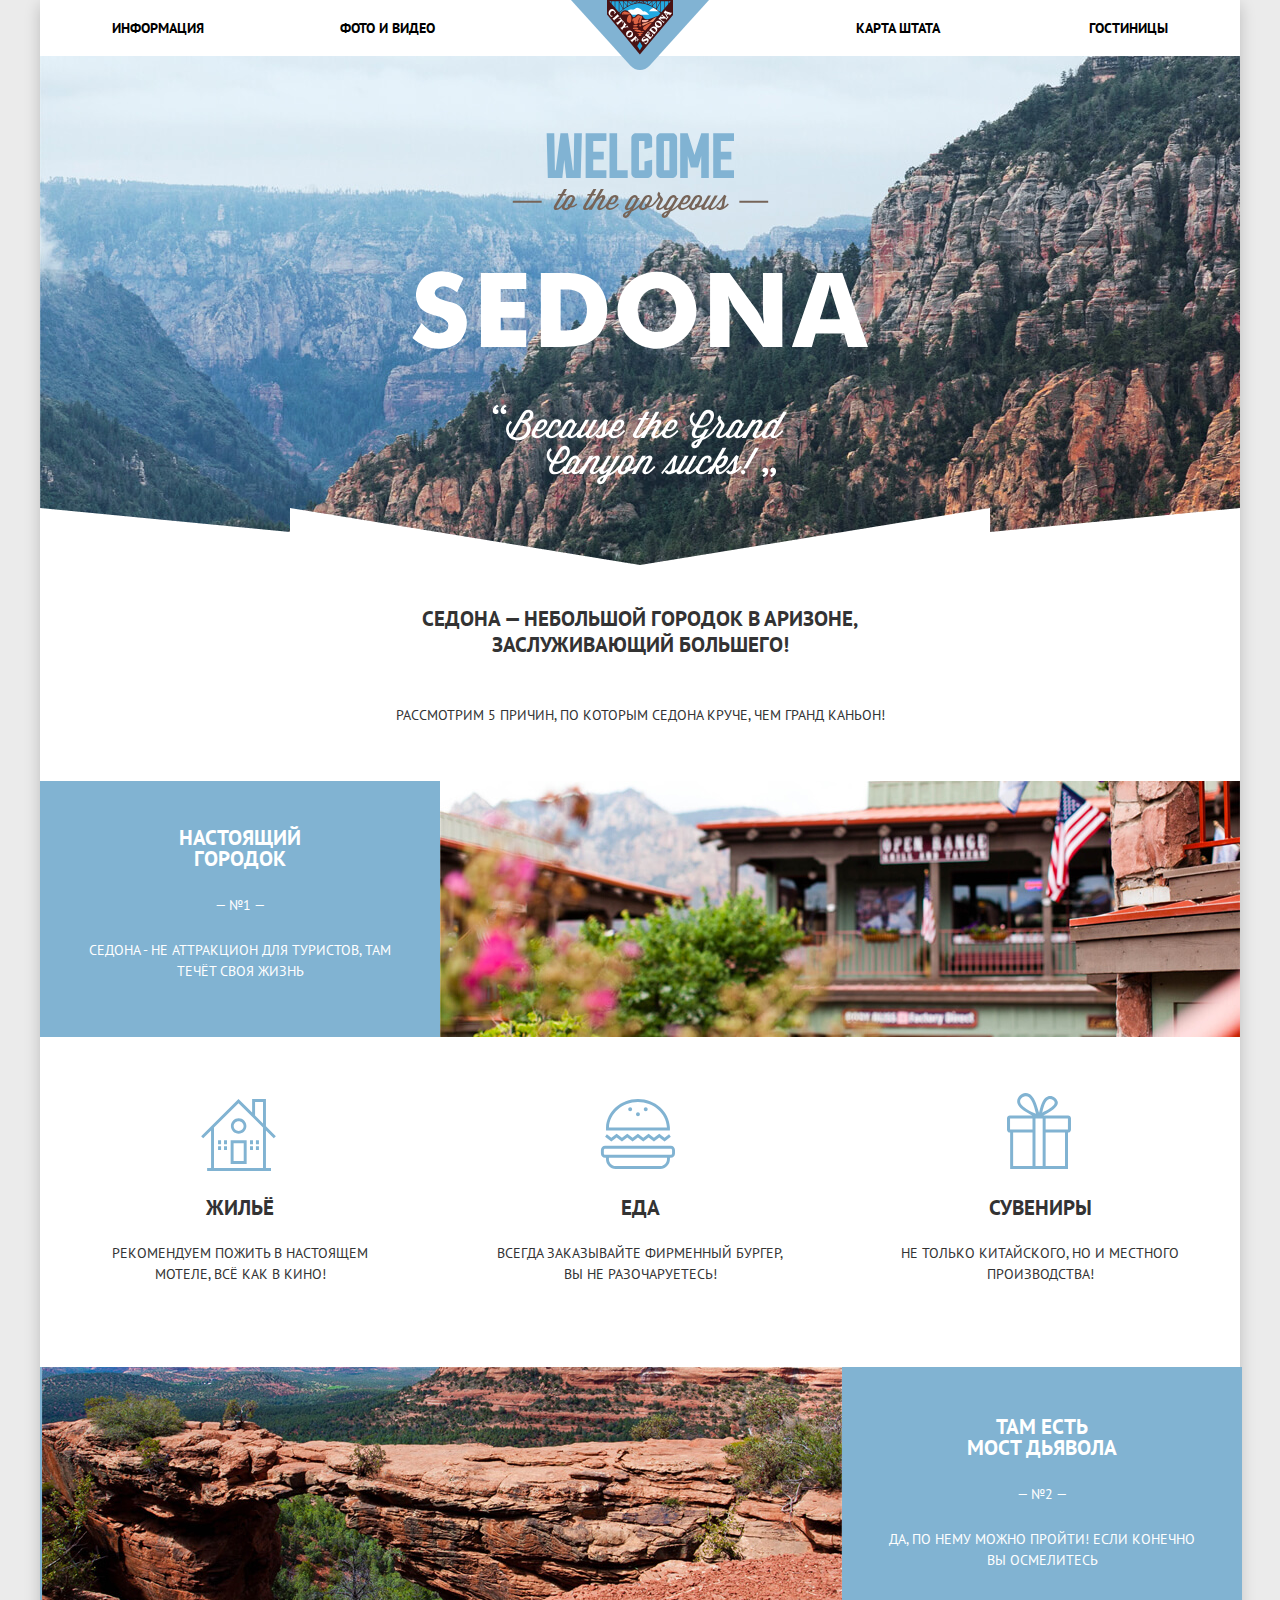
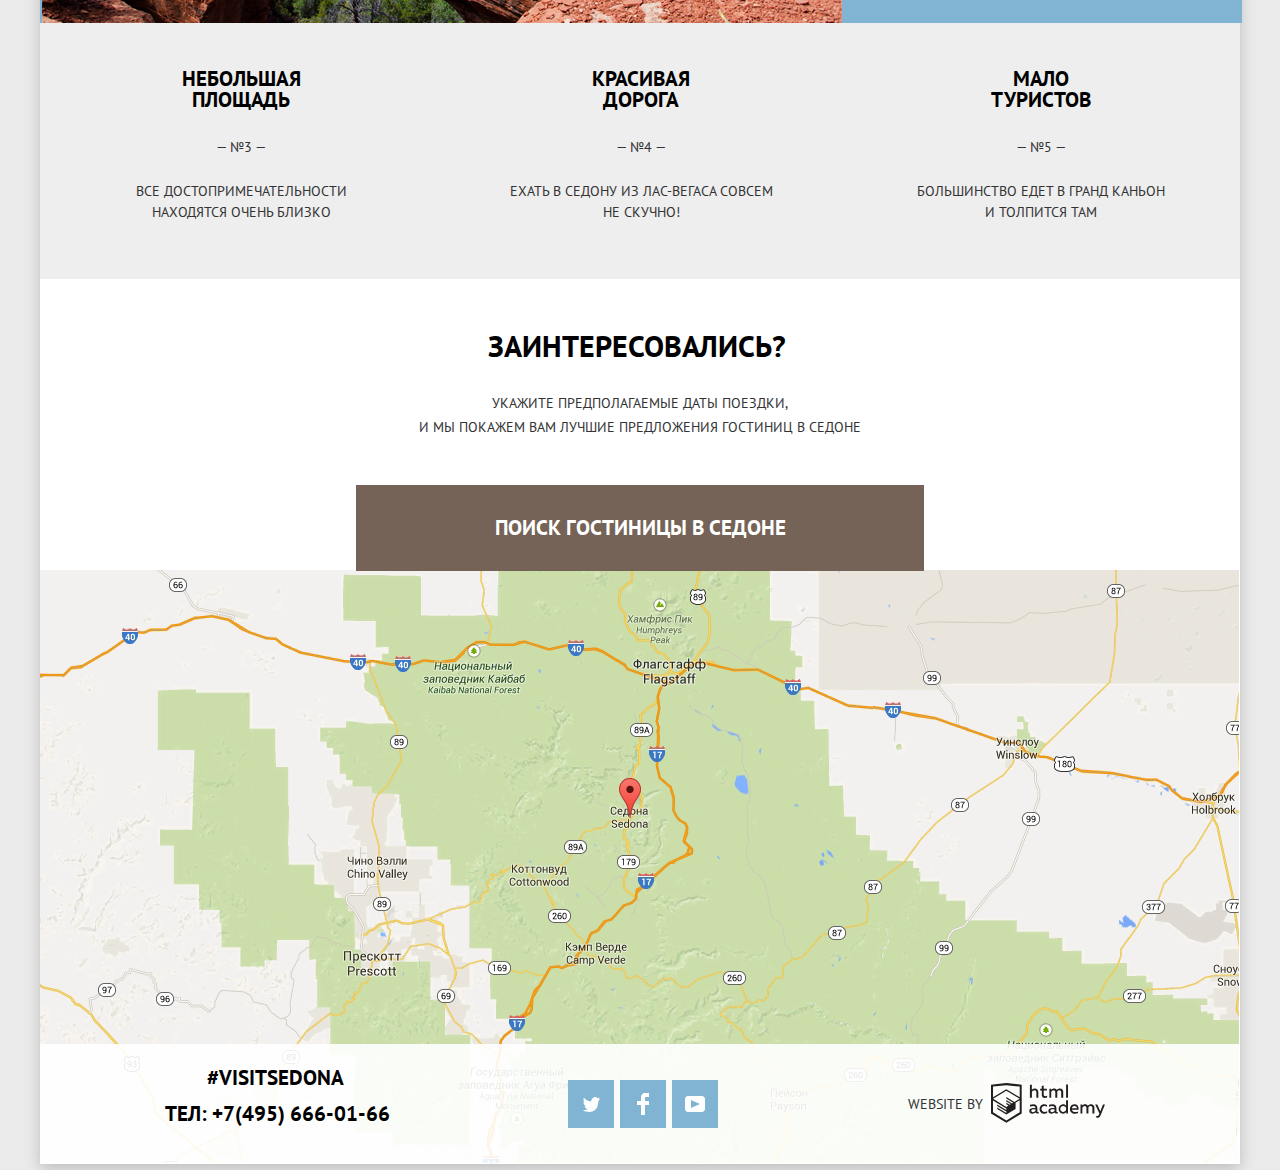
<file: index.html>
<!DOCTYPE html>
<html class="page" lang="ru">

<head>
  <meta charset="utf-8">

  <title>HTML Academy: Седона</title>
  <link href="https://fonts.googleapis.com/css2?family=PT+Sans:wght@400;700&display=swap" rel="stylesheet">
  <link rel="icon" href="favicon.ico">
  <link rel="apple-touch-icon" href="img/favicon180.ico">
  <link rel="manifest" href="manifest.webmanifest">
  <link rel="stylesheet" href="css/normalize.css">
  <link rel="stylesheet" href="css/style.min.css">
</head>

<body class="body-container">
  <header class="page-header">
    <nav class="main-navigation">
      <ul class="site-navigation">
        <li class="list-navigation">
          <a href="blank.html">Информация</a>
        </li>
        <li class="list-navigation">
          <a href="blank.html">Фото и видео</a>
        </li>
        <li class="list-navigation">
          <a href="blank.html">Карта штата</a>
        </li>
        <li class="list-navigation">
          <a href="catalog.html">Гостиницы</a>
        </li>
      </ul>
      <a>
        <img class="main-header-logo" src="img/logo1.svg" width="138" height="70" alt="логотип сайта">
      </a>
    </nav>
  </header>
  <main class="container">
    <div class="title-section">
      <h1 class="visually-hidden">Туризм в Седоне</h1>
      <img src="img/welcome.svg" width="457" height="351" alt="логотип добро пожаловать в Седону">
    </div>
    <div class="reason-exceiience">
      <h2>Седона — небольшой городок в Аризоне,<br>
          заслуживающий большего!</h2>
      <p>Рассмотрим 5 причин, по которым Седона круче, чем гранд каньон!</p>
    </div>
    <section class="first-reason">
      <div class="first-reason-text">
        <h2 class="reason-name">Настоящий<br>
              городок</h2>
      <p class="reason-number">— №1 —</p>
      <p class="reason-description">Седона - не аттракцион для туристов, там
        <br> течёт своя жизнь</p>
      </div>
      <img class="first-reason-img" src="img/flag.jpg" width="800" height="256" alt="фото гостиницы Седоны">
    </section>
    <section class="useful-recommendation">

      <ul class="recommendation-list">
        <li class="recommendation-item">
          <h2 class="recommendation-name house">Жильё</h2>
          <p class="recommendation-info">Рекомендуем пожить в настоящем
            <br> мотеле, всё как в кино!</p>
        <li class="recommendation-item burger">
          <h2 class="recommendation-name">Еда</h2>
          <p class="recommendation-info">Всегда заказывайте фирменный бургер,
            <br> вы не разочаруетесь!</p>
        <li class="recommendation-item present">
          <h2 class="recommendation-name">Сувениры</h2>
          <p class="recommendation-info">Не только китайского, но и местного
            <br> производства!</p>
        </li>
      </ul>
    </section>
    <section class="second-reason">
      <div class="second-reacon-text">
        <h2 class="reason-name">Там есть<br>
            Мост дьявола</h2>
        <p class="reason-number">— №2 —</p>
        <p class="reason-description">Да, по нему можно пройти! Если конечно
          <br> вы осмелитесь</p>
      </div>
      <img class="second-reason-img" src="img/most.jpg" width="800" height="256" alt="мост Дьявола над пропастью">
    </section>
    <section class="other-reason">
      <ul class="reason-list">
        <li class="reason-item">
          <h2 class="reason-name">небольшая<br>
                    площадь</h2>
          <p class="reason-number">— №3 —</p>
          <p class="reason-description">все достопримечательности
            <br> находятся очень близко</p>
        </li>
        <li class="reason-item">
          <h2 class="reason-name">красивая<br>
                    дорога</h2>
          <p class="reason-number">— №4 —</p>
          <p class="reason-description">ехать в седону из лас-вегаса совсем
            <br> не скучно!</p>
        </li>
        <li class="reason-item">
          <h2 class="reason-name">мало<br>
                    туристов</h2>
          <p class="reason-number">— №5 —</p>
          <p class="reason-description">большинство едет в гранд каньон
            <br> и толпится там</p>
        </li>
      </ul>
    </section>
    <section class="hotel-reservations">
      <h2>Заинтересовались?</h2>
      <p>Укажите предполагаемые даты поездки,
        <br> и мы покажем вам лучшие предложения гостиниц в седоне</p>
      <button class="button button-hover search-open" type="button" form="search-hotel">ПОИСК ГОСТИНИЦЫ В СЕДОНЕ</button>
    </section>
    <section class="search-hotel-form">
      <h3 class="visually-hidden"> Форма поиска отеля в Седоне</h3>
      <form class="search-form" action="https://echo.htmlacademy.ru" method="post" id="search-hotel">
        <div class="form-part date-part">
          <label for="date-cheсk-in">Дата заезда:</label>
          <input class="date-field" type="text" name="cheсk-in" id="date-cheсk-in" placeholder="24 апреля 2017">
          <div class="calendar" tabindex="0">
            <svg width="21" height="23" viewBox="0 0 21 23" fill="none" xmlns="http://www.w3.org/2000/svg" aria-label="выберите дату">
              <path fill-rule="evenodd" clip-rule="evenodd" d="M16.406 3.02498H19.251C20.217 3.02498 21 3.84698 21 4.86198V21.164C21 22.179 20.217 23 19.251 23H1.75C0.784 23 0 22.179 0 21.164V4.86198C0 3.84698 0.784 3.02498 1.75 3.02498H4.593V1.64798C4.593 1.26698 4.887 0.958984 5.25 0.958984C5.612 0.958984 5.906 1.26698 5.906 1.64798V3.02498H9.844V1.64798C9.844 1.26698 10.138 0.958984 10.501 0.958984C10.862 0.958984 11.156 1.26698 11.156 1.64798V3.02498H15.094V1.64798C15.094 1.26698 15.387 0.958984 15.75 0.958984C16.112 0.958984 16.406 1.26698 16.406 1.64798V3.02498ZM19.5646 21.484C19.6466 21.3979 19.691 21.2828 19.688 21.164H19.689V4.86198C19.689 4.60898 19.493 4.40298 19.252 4.40298H16.407V5.78098C16.407 6.16198 16.113 6.46998 15.751 6.46998C15.388 6.46998 15.095 6.16198 15.095 5.78098V4.40298H11.157V5.78098C11.157 6.16198 10.863 6.46998 10.502 6.46998C10.139 6.46998 9.845 6.16198 9.845 5.78098V4.40298H5.907V5.78098C5.907 6.16198 5.613 6.46998 5.251 6.46998C4.888 6.46998 4.594 6.16198 4.594 5.78098V4.40298H1.75C1.50263 4.40953 1.30696 4.61458 1.312 4.86198V21.164C1.30696 21.4114 1.50263 21.6164 1.75 21.623H19.251C19.3698 21.6201 19.4826 21.5701 19.5646 21.484Z" fill="#A9A9A9"/>
              <path fill-rule="evenodd" clip-rule="evenodd" d="M4.59399 9.2251H7.21899V11.2911H4.59399V9.2251ZM4.59399 12.6681H7.21899V14.7351H4.59399V12.6681ZM7.21899 16.1121H4.59399V18.1781H7.21899V16.1121ZM9.18799 16.1121H11.813V18.1781H9.18799V16.1121ZM11.813 12.6681H9.18799V14.7351H11.813V12.6681ZM9.18799 9.2251H11.813V11.2911H9.18799V9.2251ZM16.406 16.1121H13.781V18.1781H16.406V16.1121ZM13.781 12.6681H16.406V14.7351H13.781V12.6681ZM16.406 9.2251H13.781V11.2911H16.406V9.2251Z" fill="#A9A9A9"/>
            </svg>
          </div>
        </div>
        <div class="form-part date-part">
          <label for="date-exit">Дата выезда:</label>
          <input class="date-field" type="text" name="exit" id="date-exit" placeholder="4 июля 2017">
          <div class="calendar" tabindex="0">
            <svg width="21" height="23" viewBox="0 0 21 23" fill="none" xmlns="http://www.w3.org/2000/svg" aria-label="выберите дату">
              <path fill-rule="evenodd" clip-rule="evenodd" d="M16.406 3.02498H19.251C20.217 3.02498 21 3.84698 21 4.86198V21.164C21 22.179 20.217 23 19.251 23H1.75C0.784 23 0 22.179 0 21.164V4.86198C0 3.84698 0.784 3.02498 1.75 3.02498H4.593V1.64798C4.593 1.26698 4.887 0.958984 5.25 0.958984C5.612 0.958984 5.906 1.26698 5.906 1.64798V3.02498H9.844V1.64798C9.844 1.26698 10.138 0.958984 10.501 0.958984C10.862 0.958984 11.156 1.26698 11.156 1.64798V3.02498H15.094V1.64798C15.094 1.26698 15.387 0.958984 15.75 0.958984C16.112 0.958984 16.406 1.26698 16.406 1.64798V3.02498ZM19.5646 21.484C19.6466 21.3979 19.691 21.2828 19.688 21.164H19.689V4.86198C19.689 4.60898 19.493 4.40298 19.252 4.40298H16.407V5.78098C16.407 6.16198 16.113 6.46998 15.751 6.46998C15.388 6.46998 15.095 6.16198 15.095 5.78098V4.40298H11.157V5.78098C11.157 6.16198 10.863 6.46998 10.502 6.46998C10.139 6.46998 9.845 6.16198 9.845 5.78098V4.40298H5.907V5.78098C5.907 6.16198 5.613 6.46998 5.251 6.46998C4.888 6.46998 4.594 6.16198 4.594 5.78098V4.40298H1.75C1.50263 4.40953 1.30696 4.61458 1.312 4.86198V21.164C1.30696 21.4114 1.50263 21.6164 1.75 21.623H19.251C19.3698 21.6201 19.4826 21.5701 19.5646 21.484Z" fill="#A9A9A9"/>
              <path fill-rule="evenodd" clip-rule="evenodd" d="M4.59399 9.2251H7.21899V11.2911H4.59399V9.2251ZM4.59399 12.6681H7.21899V14.7351H4.59399V12.6681ZM7.21899 16.1121H4.59399V18.1781H7.21899V16.1121ZM9.18799 16.1121H11.813V18.1781H9.18799V16.1121ZM11.813 12.6681H9.18799V14.7351H11.813V12.6681ZM9.18799 9.2251H11.813V11.2911H9.18799V9.2251ZM16.406 16.1121H13.781V18.1781H16.406V16.1121ZM13.781 12.6681H16.406V14.7351H13.781V12.6681ZM16.406 9.2251H13.781V11.2911H16.406V9.2251Z" fill="#A9A9A9"/>
            </svg>
          </div>
        </div>
        <div class="number-of-people">
          <div class="people-adult">
            <label for="number-adult">Взрослые:</label>
            <input type="text" name="adult" id="number-adult"  placeholder="2">
            <svg class="minus"  width="12" height="3" tabindex="0" viewBox="0 0 12 3" fill="none" xmlns="http://www.w3.org/2000/svg">
              <rect width="12" height="3" fill="#A9A9A9"/>
              </svg>
            <svg class="plus" width="11" height="11" tabindex="0" viewBox="0 0 11 11" fill="none" xmlns="http://www.w3.org/2000/svg">
              <path fill-rule="evenodd" clip-rule="evenodd" d="M4.23086 6.76932V11H6.76932V6.76932H11V4.23086H6.76932V0H4.23085V4.23086H0V6.76932H4.23086Z" fill="#A9A9A9"/>
              </svg>
          </div>
          <div class="people-children" >
            <label for="number-child">Дети:</label>
            <input type="text" name="child" id="number-child"  placeholder="0">
            <svg class="minus" width="12" height="3" tabindex="0" viewBox="0 0 12 3" fill="none" xmlns="http://www.w3.org/2000/svg">
              <rect width="12" height="3" fill="#A9A9A9"/>
              </svg>
            <svg class="plus" width="11" height="11" tabindex="0" viewBox="0 0 11 11" fill="none" xmlns="http://www.w3.org/2000/svg">
              <path fill-rule="evenodd" clip-rule="evenodd" d="M4.23086 6.76932V11H6.76932V6.76932H11V4.23086H6.76932V0H4.23085V4.23086H0V6.76932H4.23086Z" fill="#A9A9A9"/>
              </svg>
          </div>
        </div>
        <div class="find-hotel">
          <button class="find search-form-button">Найти</button>
        </div>
      </form>
    </section>
    <section class="map-img">
      <h3 class="visually-hidden">Расположение гостиницы в Седоне</h3>
      <iframe  src="https://www.google.com/maps/embed?pb=!1m18!1m12!1m3!1d31147.11116267392!2d-111.80400035090422!3d34.85781618720156!2m3!1f0!2f0!3f0!3m2!1i1024!2i768!4f13.1!3m3!1m2!1s0x872da132f942b00d%3A0x5548c523fa6c8efd!2sSedona%2C+AZ+86336%2C+USA!5e0!3m2!1sen!2sru!4v1522131795494" width="1200" height="593" style="border:0" allowfullscreen></iframe>
      <div class="map-img-wrap">
       <img src="img/map.png" alt="карта Седоны" width="1199" height="594">
      </div>
    </section>
  </main>
  <footer class="page-footer">
    <section class="contacts">
      <h3 class="visually-hidden"> Как с нами связаться</h3>
      <p class="contact-hashteg">#visitSEDONA</p>
      <a class="telephone" href="tel:+74956660166">ТЕЛ: +7(495) 666-01-66</a>
    </section>
    <section class="social-contact">
      <h3 class="visually-hidden">Мы в социальных сетях</h3>
      <ul class="social-list">
        <li >
          <a class="social-button" href="#" aria-label="страница Twitter"><span class="visually-hidden">Твиттер</span><svg width="17" height="16" viewBox="0 0 17 16" fill="none" xmlns="http://www.w3.org/2000/svg">
            <path d="M10.95 1.14409C12.635 0.648089 13.934 1.41409 14.527 2.32309C15.2 2.09209 15.858 1.84209 16.538 1.61509C16.5249 2.30145 16.2117 2.94761 15.681 3.38309C16.366 3.55309 16.985 2.89209 16.985 2.89209C16.816 3.89209 15.979 4.68009 15.422 4.91609C15.191 11.6661 12.247 16.1331 5.34498 15.9981H4.89898C4.48898 15.9981 0.734977 15.5381 0.000976562 14.1111C2.27198 14.3071 3.89398 13.6891 4.69398 12.9341C3.73398 12.6341 2.01498 12.4571 1.71498 9.98409C2.06398 10.0901 2.27898 10.2121 2.90498 10.1031C1.70498 9.24709 0.373977 8.53009 0.447977 6.33009C0.732977 6.65809 1.51498 6.86609 1.78798 6.80209C1.08498 6.56109 -0.182023 3.44209 0.893977 1.85009C2.71198 3.70409 4.62898 5.45609 8.04598 5.62309C8.25398 3.33009 9.18298 1.79309 10.95 1.14409Z" fill="white"/>
            </svg></a>
        </li>
        <li>
          <a class="social-button"  href="#" aria-label="страница FaceBook"><span class="visually-hidden">Фейсбук</span><svg width="12" height="22" viewBox="0 0 12 22" fill="none" xmlns="http://www.w3.org/2000/svg">
            <path d="M12 4V0H8C5.79086 0 4 1.79086 4 4V8H0V12H4V22H8V12H12V8H8V4H12Z" fill="white"/>
            </svg></a>
        </li>
        <li>
          <a class="social-button" href="#" aria-label="страница YouTube"><span class="visually-hidden" >Youtube</span><svg width="20" height="16" viewBox="0 0 20 16" fill="none" xmlns="http://www.w3.org/2000/svg">
            <path fill-rule="evenodd" clip-rule="evenodd" d="M3 0H17C18.65 0 20 1.35 20 3V13C20 14.65 18.65 16 17 16H3C1.35 16 0 14.65 0 13V3C0 1.35 1.35 0 3 0ZM6.027 4.002V11.998L15.014 8L6.027 4.002Z" fill="white"/>
            </svg></a>
        </li>
      </ul>
    </section>
    <section class="footer-copyright">
      <h3 class="visually-hidden"> Наш сайт </h3>
      <p>Website by</p>
      <a class="logo-link" href="https://htmlacademy.ru/intensive/htmlcss" aria-label="сайт HTML Academy" ><span class="visually-hidden">HTML Academy</span><svg width="115" height="41" viewBox="0 0 115 41" fill="none" xmlns="http://www.w3.org/2000/svg">
        <path fill-rule="evenodd" clip-rule="evenodd" d="M15.5197 1.05737H15.3509L0 2.71895V31.4945L15.3509 40.8382L30.7018 31.4945V2.71895L15.5197 1.05737ZM77.0183 2.62185H75.0876V15.7311H77.0183V2.62185ZM40.8619 2.63264V7.76843C41.6131 6.9864 42.6386 6.5436 43.7105 6.53843C44.6823 6.47908 45.6329 6.84495 46.3253 7.54479C47.0177 8.24462 47.3866 9.21244 47.3399 10.2068V15.7634H45.367V10.4658C45.4231 9.94897 45.2754 9.43059 44.9566 9.02553C44.6377 8.62047 44.174 8.36218 43.6683 8.3079H43.3518C42.3456 8.36979 41.4321 8.9295 40.9041 9.80764V15.7634H38.8995V2.63264H40.8619ZM77.0183 31.4837H75.2775V30.0595C74.4828 31.1353 73.23 31.7538 71.9119 31.7211C69.4751 31.5528 67.5825 29.4822 67.5825 26.9845C67.5825 24.4867 69.4751 22.4162 71.9119 22.2479C73.1195 22.2052 74.2818 22.7203 75.0771 23.6505V18.3205H77.0183V31.4837ZM47.0656 30.0595C47.263 30.0515 47.4583 30.0152 47.6459 29.9516V31.3866C47.2482 31.5404 46.826 31.6172 46.4009 31.6132C45.6482 31.6769 44.9394 31.2429 44.639 30.5342C43.7036 31.31 42.5302 31.7227 41.3261 31.6995C39.733 31.6995 38.256 30.804 38.256 28.9482C38.256 26.65 40.3661 25.9379 42.1702 25.9379C42.9402 25.9505 43.707 26.0408 44.4596 26.2076V25.884C44.4596 24.805 43.6578 23.9742 42.1491 23.9742C41.0585 23.9764 39.9804 24.2116 38.9839 24.6647V22.8305C40.0678 22.451 41.204 22.2506 42.3495 22.2371C44.8394 22.2371 46.3693 23.4455 46.3693 26.1753V29.4121C46.3546 29.5668 46.401 29.721 46.4981 29.8406C46.5951 29.9601 46.7349 30.035 46.8862 30.0487H47.0656V30.0595ZM40.2711 28.8403C40.298 29.229 40.4761 29.5905 40.7655 29.844C41.055 30.0974 41.4317 30.2217 41.8115 30.189H41.9275C42.8819 30.1906 43.7973 29.8022 44.4702 29.11V27.5779C43.842 27.4414 43.2026 27.3655 42.5605 27.3513C41.5055 27.3513 40.2817 27.7074 40.2817 28.8403H40.2711ZM56.0229 22.9384C55.1962 22.4632 54.2596 22.2246 53.3115 22.2479H52.9422C51.7332 22.2873 50.5891 22.8166 49.7619 23.7192C48.9347 24.6218 48.4923 25.8236 48.5321 27.06V27.5024C48.6957 30.0004 50.805 31.8921 53.2482 31.7318C54.2519 31.7555 55.2477 31.5452 56.1601 31.1168V29.2718C55.3769 29.7215 54.4945 29.9591 53.5963 29.9624C52.5199 30.0288 51.4963 29.4793 50.9385 28.5356C50.3806 27.5918 50.3806 26.4095 50.9385 25.4658C51.4963 24.522 52.5199 23.9725 53.5963 24.039C54.461 24.0357 55.3066 24.2989 56.0229 24.7942V22.9384ZM66.1514 30.0595C66.3488 30.0515 66.5441 30.0152 66.7317 29.9516V31.3866C66.334 31.5404 65.9118 31.6172 65.4867 31.6132C64.734 31.6769 64.0252 31.2429 63.7248 30.5342C62.7894 31.31 61.616 31.7227 60.4119 31.6995C58.8188 31.6995 57.3417 30.804 57.3417 28.9482C57.3417 26.65 59.4518 25.9379 61.256 25.9379C62.0259 25.9505 62.7928 26.0408 63.5454 26.2076V25.884C63.5454 24.805 62.7436 23.9742 61.2349 23.9742C60.1443 23.9764 59.0662 24.2116 58.0697 24.6647V22.8305C59.1536 22.451 60.2897 22.2506 61.4353 22.2371C63.9252 22.2371 65.455 23.4455 65.455 26.1753V29.4121C65.4404 29.5668 65.4868 29.721 65.5838 29.8406C65.6809 29.9601 65.8207 30.035 65.972 30.0487H66.1514V30.0595ZM59.855 29.8481C59.5632 29.5943 59.3837 29.2311 59.3569 28.8403H59.378C59.378 27.7074 60.5385 27.3513 61.6569 27.3513C62.299 27.3655 62.9383 27.4414 63.5665 27.5779V29.11C62.8937 29.8022 61.9782 30.1906 61.0239 30.189H60.9078C60.5263 30.2247 60.1469 30.1019 59.855 29.8481ZM69.3271 26.9305C69.3271 25.2859 70.6308 23.9526 72.239 23.9526L72.2601 24.0066C73.4742 24.0066 74.5742 24.7382 75.0665 25.8732V28.0311C74.5856 29.1871 73.4673 29.9296 72.239 29.9084C70.6308 29.9084 69.3271 28.5752 69.3271 26.9305ZM83.3486 22.2479C86.8408 22.2479 88.0541 25.1395 87.4844 27.7397H80.922C81.1436 29.3582 82.6839 30.0163 84.2876 30.0163C85.2509 30.0196 86.2027 29.8021 87.0729 29.3797V31.1061C86.0736 31.5421 84.9939 31.7519 83.9078 31.7211C81.2385 31.7211 78.8963 30.189 78.8963 26.9521C78.8362 25.7502 79.2482 24.5736 80.0408 23.6841C80.8334 22.7945 81.9408 22.2658 83.1165 22.2155H83.3486V22.2479ZM80.8693 26.1753C80.9704 24.8237 82.1216 23.8104 83.4436 23.9095H83.4858C84.1064 23.8531 84.7196 24.08 85.1612 24.5295C85.6028 24.979 85.8275 25.6051 85.7752 26.24H80.8693V26.1753ZM89.489 31.4621V22.4961H91.2298V23.575C91.9777 22.7197 93.041 22.2229 94.1628 22.2047C95.2951 22.1328 96.3712 22.7163 96.9482 23.7153C97.7407 22.8335 98.8477 22.3161 100.018 22.2803C100.952 22.2327 101.859 22.6011 102.507 23.2901C103.154 23.9792 103.478 24.9213 103.394 25.8732V31.4837H101.39V25.9271C101.437 25.4734 101.306 25.0191 101.024 24.6647C100.743 24.3104 100.336 24.0852 99.8917 24.039H99.6174C98.7512 24.0941 97.9525 24.536 97.4335 25.2474V31.4837H95.4289V25.9271C95.4728 25.47 95.3357 25.0139 95.0481 24.6611C94.7606 24.3082 94.3467 24.088 93.8991 24.0497H93.6881C92.7466 24.1344 91.8915 24.6449 91.3564 25.4416V31.5161H89.5312L89.489 31.4621ZM113.977 22.4745H111.972L109.324 29.2718L106.306 22.4853H104.196L108.417 31.5484L108.237 32.0016C107.72 33.3611 107.003 34.0516 106.053 34.0516C105.75 34.0548 105.447 34.0112 105.156 33.9221V35.6161C105.536 35.7125 105.926 35.7632 106.317 35.7671C107.646 35.7671 108.902 35.0226 109.851 32.6813L113.977 22.4745ZM52.689 6.78658V3.54974L50.7266 4.01369V6.73264H49.144V8.49132H50.7899V12.9905C50.7231 13.817 51.0244 14.6301 51.61 15.2038C52.1955 15.7775 53.0028 16.0505 53.8073 15.9468C54.5996 15.9535 55.3875 15.8259 56.139 15.5692V13.8429C55.5727 14.0781 54.9672 14.199 54.356 14.199C53.2165 14.199 52.689 13.8105 52.689 12.6237V8.5129H55.8541V6.78658H52.689ZM58.3862 15.7526V6.75421H60.1376V7.83316C60.8811 6.97655 61.9403 6.476 63.0601 6.45211C64.1624 6.38099 65.2146 6.93142 65.8032 7.88711C66.5958 7.00534 67.7028 6.48794 68.8734 6.45211C69.8138 6.41462 70.7233 6.79859 71.364 7.50353C72.0046 8.20846 72.3126 9.16418 72.2073 10.1205V15.7418H70.2028V10.1853C70.2499 9.73151 70.1184 9.27721 69.8373 8.92287C69.5561 8.56853 69.1485 8.34334 68.7046 8.29711H68.4619C67.5957 8.35228 66.797 8.7942 66.278 9.50553V15.7418H64.2734V10.1853C64.3206 9.73151 64.1891 9.27721 63.9079 8.92287C63.6268 8.56853 63.2191 8.34334 62.7752 8.29711H62.5326C61.5911 8.38181 60.736 8.89229 60.2009 9.68895V15.7634H58.3862V15.7526ZM28.6972 30.3033L28.7078 30.2968L28.6972 30.3184V30.3033ZM28.6972 18.3205V30.3033L15.3509 38.4321L2.00459 30.3184V18.5147L15.2876 26.6068V28.0311L6.18257 22.5284V23.9418L15.3404 29.5632V31.0629L6.19312 25.4955V26.9521L15.3509 32.5734L24.5826 26.9197V20.8129L28.6972 18.3205ZM28.7078 16.7776L25.0362 18.9355L23.3482 20.0145L15.3087 15.0837V16.4971L22.156 20.7266L22.0083 20.8237L20.9532 21.4063L15.2876 17.9537V19.3995L19.761 22.1184L18.706 22.8413L15.3298 20.7913V22.2047L17.5454 23.5426L15.2982 24.9021L2.11009 16.864L15.3087 8.72869L28.7078 16.7776ZM15.2876 7.27211L28.7078 15.3534V4.56395L15.3615 3.12895L2.01514 4.56395V15.3534L15.2876 7.27211Z" fill="#231F20"/>
        </svg></a>
    </section>
  </footer>
  <script src="js/script.min.js"></script>
</body>
</html>
</file>
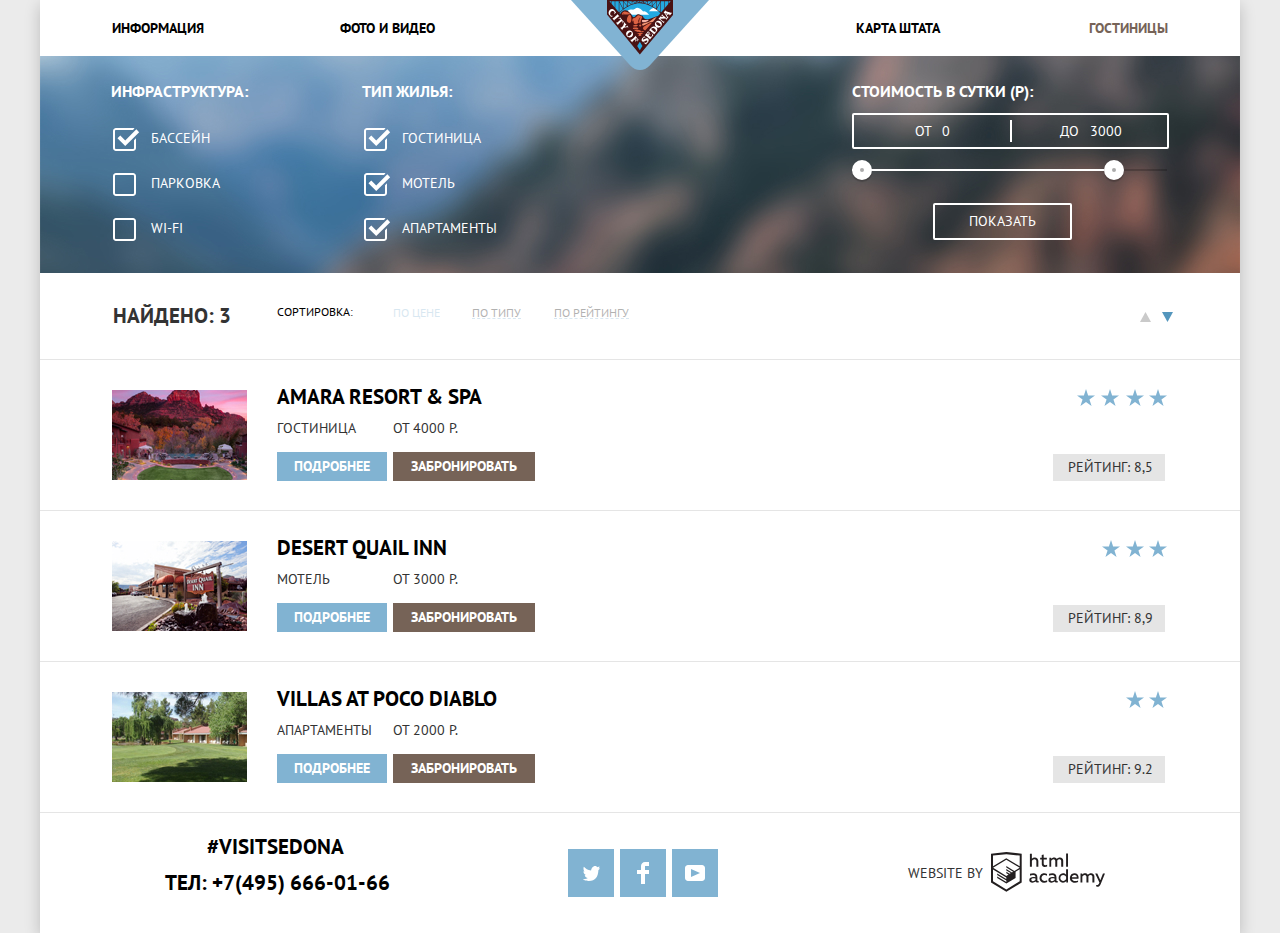
<file: catalog.html>
<!DOCTYPE html>
<html class="page" lang="ru">

<head>
  <meta charset="utf-8">
  <title>HTML Academy: Седона</title>
  <link href="https://fonts.googleapis.com/css2?family=PT+Sans:wght@400;700&display=swap" rel="stylesheet">
  <link rel="icon" href="favicon.ico">
  <link rel="apple-touch-icon" href="img/favicon180.ico">
  <link rel="manifest" href="manifest.webmanifest">
  <link rel="stylesheet" href="css/normalize.css">
  <link rel="stylesheet" href="css/style.min.css">
</head>
<body class="catalog-container">
  <header class="page-header">
    <nav class="main-navigation">
      <ul class="site-navigation">
        <li>
          <a href="blank.html">Информация</a>
        </li>
        <li>
          <a href="blank.html">Фото и видео</a>
        </li>
        <li>
          <a href="blank.html">Карта штата</a>
        </li>
        <li class="current-page">
          Гостиницы
        </li>
      </ul>
      <a class="main-header-logo" href="index.html">
        <img src="img/logo1.svg"  width="138" height="70" alt="логотип сайта">
      </a>
    </nav>
  </header>
  <main>
    <section class="conditions-list">
      <h1 class="visually-hidden">фильтр товаров</h1>
      <form class="condition-form" method="get" action="https://echo.htmlacademy.ru">
        <div class="filtr-checkbox">
          <fieldset class="infrastructure">
            <legend>Инфраструктура:</legend>
            <ul class="filter-option-list">
              <li class="filter-option" >
                <input class="visually-hidden filter-input-checkbox filter-input" tabindex="0" type="checkbox" name="swimming-pool" id="filter-swimming-pool"  checked>
                <label for="filter-swimming-pool" >Бассейн</label>
              </li>
              <li class="filter-option" >
                <input class="visually-hidden filter-input-checkbox filter-input" tabindex="0" type="checkbox" name="parking" id="filter-parking" >
                <label for="filter-parking" >Парковка</label>
              </li>
              <li class="filter-option" >
                <input class="visually-hidden filter-input-checkbox filter-input" tabindex="0" type="checkbox" name="wi-fi" id="filter-wi-fi">
                <label for="filter-wi-fi" >wi-fi</label>
              </li>
            </ul>
          </fieldset>
          <fieldset class="type-of-housing">
            <legend>Тип жилья:</legend>
            <ul class="filter-option-list">
              <li class="filter-option" >
                <input class="visually-hidden filter-input-checkbox filter-input" tabindex="0" type="checkbox" name="hotel" id="filter-hotel"  checked>
                <label for="filter-hotel" >Гостиница</label>
              </li>
              <li class="filter-option" >
                <input class="visually-hidden filter-input-checkbox filter-input" tabindex="0" type="checkbox" name="motel" id="filter-motel" checked>
                <label for="filter-motel" >Мотель</label>
              </li>
              <li class="filter-option" >
                <input class="visually-hidden filter-input-checkbox filter-input" tabindex="0" type="checkbox" name="apartments" id="filter-apartments"  checked>
                <label for="filter-apartments" >Апартаменты</label>
              </li>
            </ul>
          </fieldset>
        </div>
        <div class="filter-range">
          <div class="filter-range-title">Стоимость в сутки (р):</div>
          <div class="price-controls">
            <label class="min-price">от <input type="text" name="min-price" value="0" tabindex="0"></label>
            <label class="max-price">до <input type="text" name="max-price" value="3000" tabindex="0"></label>
          </div>
          <div class="range-controls">
            <h3 class="visually-hidden">Выберите ценовой диапазон</h3>
            <div class="scale">
              <div class="bar"></div>
            </div>
            <div class="range-toggle range-toggle-min" tabindex="0" aria-label="минимальная цена"></div>
            <div class="range-toggle range-toggle-max" tabindex="0" aria-label="максимальная цена"></div>
          </div>
          <button class="btn-transparent" type="submit">Показать</button>
        </div>
      </form>
    </section>
    <section class="found-results">
      <h2>Найдено:<span class="quantity-number">3</span></h2>
      <div class="output-of-result">
        <h3>Сортировка:</h3>
          <ul class="sorting-imputs">
            <li class="sort-imput current" >
              <a href="#">По цене</a>
            </li>
            <li class="sort-imput">
              <a href="#">По типу</a>
            </li>
            <li class="sort-imput">
              <a href="#">По рейтингу</a>
            </li>
            <li class="sort-up ">
              <a href="#"><span class="visually-hidden">По возрастанию</span><svg width="11" height="10" viewBox="0 0 11 10" tabindex="0" fill="none" xmlns="http://www.w3.org/2000/svg">
                <path d="M5.5 0L0 10H11L5.5 0Z" fill="#CACACA"/>
                </svg></a>
            </li>
            <li class="sort-down">
              <a class="current" href="#"><span class="visually-hidden">По убыванию</span><svg width="11" height="10" tabindex="0" viewBox="0 0 11 10" fill="none" xmlns="http://www.w3.org/2000/svg">
                <path d="M5.5 10L0 0H11" fill="#81B3D2"/>
                </svg></a>
            </li>
        </ul>
      </div>
    </section>
    <section>
      <ul class="searched-list">
        <li class="searched-item">
          <div class="main-features">
            <img class="object-photo" src="img/amara-hotel.jpg" width="135" height="90"  alt="фото гостиницы">
            <div class="hotel-card">
              <a class="object-link" href="#">
                <h2 class="object-name">Amara Resort & Spa</h2> </a>
              <div class="odject-price">
                <p>Гостиницa</p>
                <p> От 4000 Р.</p>
              </div>
              <div class="object-button">
                <a class="button-blue" href="blank.html">Подробнее</a>
                <a  class="button-brown" href="blank.html">Забронировать</a>
              </div>
            </div>
          </div>
          <div class="hotel-ratings">
            <div class="star">
              <img src="img/4star.svg" alt="рейтинг 4 звезды" aria-label="рейтинг гостиницы 4 звезды" width="91" height="17">
            </div>
            <p class="rating">Рейтинг: 8,5</p>
          </div>
        </li>
        <li class="searched-item">
          <div class="main-features">
            <img class="object-photo" src="img/desert.jpg" width="135" height="90" alt="фото мотеля">
            <div class="hotel-card">
              <a class="object-link" href="#">
                <h2 class="object-name">Desert Quail Inn</h2></a>
              <div class="odject-price">
                <p class="object-type">Мотель</p>
                <p class="object-price"> От 3000 Р.</p>
              </div>
              <div class="object-button">
                <a class="button-blue" href="blank.html">Подробнее</a>
                <a class="button-brown" href="blank.html">Забронировать</a>
              </div>
            </div>
          </div>
          <div class="hotel-ratings">
            <div class="star">
              <img src="img/3star.svg" alt="рейтинг 3 звезды" aria-label="рейтинг мотеля 3 звезды" width="66" height="17">
            </div>
            <p class="rating">Рейтинг: 8,9</p>
          </div>
        </li>
        <li class="searched-item">
          <div class="main-features">
             <img class="object-photo" src="img/villas.jpg"  width="135" height="90"  alt="фото апартаментов">
             <div class="hotel-card">
              <a class="object-link" href="#">
               <h2 class="object-name">Villas at Poco Diablo</h2></a>
              <div class="odject-price">
                <p class="object-type">Апартаменты</p>
                <p class="object-price"> От 2000 Р.</p>
              </div>
              <div class="object-button">
                <a class="button-blue" href="blank.html">Подробнее</a>
                <a class="button-brown" href="blank.html">Забронировать</a>
              </div>
             </div>
          </div>
          <div class="hotel-ratings">
            <div class="star">
              <img src="img/2star.svg" alt="рейтинг 2 звезды" aria-label="рейтинг аппартаментов 2 звезды" width="42" height="17">
            </div>
            <p class="rating">Рейтинг: 9.2</p>
          </div>
        </li>
      </ul>
    </section>
  </main>
  <footer class="page-footer">
    <section class="contacts">
      <h3 class="visually-hidden"> Как с нами связаться</h3>
      <p class="contact-hashteg">#visitSEDONA</p>
      <a class="telephone" href="tel:+74956660166">ТЕЛ: +7(495) 666-01-66</a>
    </section>
    <section class="social-contact">
      <h3 class="visually-hidden">Мы в социальных сетях</h3>
      <ul class="social-list">
        <li >
          <a class="social-button" href="#"><span class="visually-hidden">Твиттер</span><svg width="17" height="16" viewBox="0 0 17 16" fill="none" xmlns="http://www.w3.org/2000/svg">
            <path d="M10.95 1.14409C12.635 0.648089 13.934 1.41409 14.527 2.32309C15.2 2.09209 15.858 1.84209 16.538 1.61509C16.5249 2.30145 16.2117 2.94761 15.681 3.38309C16.366 3.55309 16.985 2.89209 16.985 2.89209C16.816 3.89209 15.979 4.68009 15.422 4.91609C15.191 11.6661 12.247 16.1331 5.34498 15.9981H4.89898C4.48898 15.9981 0.734977 15.5381 0.000976562 14.1111C2.27198 14.3071 3.89398 13.6891 4.69398 12.9341C3.73398 12.6341 2.01498 12.4571 1.71498 9.98409C2.06398 10.0901 2.27898 10.2121 2.90498 10.1031C1.70498 9.24709 0.373977 8.53009 0.447977 6.33009C0.732977 6.65809 1.51498 6.86609 1.78798 6.80209C1.08498 6.56109 -0.182023 3.44209 0.893977 1.85009C2.71198 3.70409 4.62898 5.45609 8.04598 5.62309C8.25398 3.33009 9.18298 1.79309 10.95 1.14409Z" fill="white"/>
            </svg></a>
        </li>
        <li>
          <a class="social-button"  href="#"><span class="visually-hidden">Фейсбук</span><svg width="12" height="22" viewBox="0 0 12 22" fill="none" xmlns="http://www.w3.org/2000/svg">
            <path d="M12 4V0H8C5.79086 0 4 1.79086 4 4V8H0V12H4V22H8V12H12V8H8V4H12Z" fill="white"/>
            </svg></a>
        </li>
        <li>
          <a class="social-button" href="#"><span class="visually-hidden">Youtube</span><svg width="20" height="16" viewBox="0 0 20 16" fill="none" xmlns="http://www.w3.org/2000/svg">
            <path fill-rule="evenodd" clip-rule="evenodd" d="M3 0H17C18.65 0 20 1.35 20 3V13C20 14.65 18.65 16 17 16H3C1.35 16 0 14.65 0 13V3C0 1.35 1.35 0 3 0ZM6.027 4.002V11.998L15.014 8L6.027 4.002Z" fill="white"/>
            </svg></a>
        </li>
      </ul>
    </section>
    <section class="footer-copyright">
      <h3 class="visually-hidden"> Наш сайт </h3>
      <p>Website by</p>
      <a class="logo-link" href="https://htmlacademy.ru/intensive/htmlcss" aria-label="сайт HTML Academy"><span class="visually-hidden">HTML Academy</span><svg width="115" height="41" viewBox="0 0 115 41" fill="none" xmlns="http://www.w3.org/2000/svg">
        <path fill-rule="evenodd" clip-rule="evenodd" d="M15.5197 1.05737H15.3509L0 2.71895V31.4945L15.3509 40.8382L30.7018 31.4945V2.71895L15.5197 1.05737ZM77.0183 2.62185H75.0876V15.7311H77.0183V2.62185ZM40.8619 2.63264V7.76843C41.6131 6.9864 42.6386 6.5436 43.7105 6.53843C44.6823 6.47908 45.6329 6.84495 46.3253 7.54479C47.0177 8.24462 47.3866 9.21244 47.3399 10.2068V15.7634H45.367V10.4658C45.4231 9.94897 45.2754 9.43059 44.9566 9.02553C44.6377 8.62047 44.174 8.36218 43.6683 8.3079H43.3518C42.3456 8.36979 41.4321 8.9295 40.9041 9.80764V15.7634H38.8995V2.63264H40.8619ZM77.0183 31.4837H75.2775V30.0595C74.4828 31.1353 73.23 31.7538 71.9119 31.7211C69.4751 31.5528 67.5825 29.4822 67.5825 26.9845C67.5825 24.4867 69.4751 22.4162 71.9119 22.2479C73.1195 22.2052 74.2818 22.7203 75.0771 23.6505V18.3205H77.0183V31.4837ZM47.0656 30.0595C47.263 30.0515 47.4583 30.0152 47.6459 29.9516V31.3866C47.2482 31.5404 46.826 31.6172 46.4009 31.6132C45.6482 31.6769 44.9394 31.2429 44.639 30.5342C43.7036 31.31 42.5302 31.7227 41.3261 31.6995C39.733 31.6995 38.256 30.804 38.256 28.9482C38.256 26.65 40.3661 25.9379 42.1702 25.9379C42.9402 25.9505 43.707 26.0408 44.4596 26.2076V25.884C44.4596 24.805 43.6578 23.9742 42.1491 23.9742C41.0585 23.9764 39.9804 24.2116 38.9839 24.6647V22.8305C40.0678 22.451 41.204 22.2506 42.3495 22.2371C44.8394 22.2371 46.3693 23.4455 46.3693 26.1753V29.4121C46.3546 29.5668 46.401 29.721 46.4981 29.8406C46.5951 29.9601 46.7349 30.035 46.8862 30.0487H47.0656V30.0595ZM40.2711 28.8403C40.298 29.229 40.4761 29.5905 40.7655 29.844C41.055 30.0974 41.4317 30.2217 41.8115 30.189H41.9275C42.8819 30.1906 43.7973 29.8022 44.4702 29.11V27.5779C43.842 27.4414 43.2026 27.3655 42.5605 27.3513C41.5055 27.3513 40.2817 27.7074 40.2817 28.8403H40.2711ZM56.0229 22.9384C55.1962 22.4632 54.2596 22.2246 53.3115 22.2479H52.9422C51.7332 22.2873 50.5891 22.8166 49.7619 23.7192C48.9347 24.6218 48.4923 25.8236 48.5321 27.06V27.5024C48.6957 30.0004 50.805 31.8921 53.2482 31.7318C54.2519 31.7555 55.2477 31.5452 56.1601 31.1168V29.2718C55.3769 29.7215 54.4945 29.9591 53.5963 29.9624C52.5199 30.0288 51.4963 29.4793 50.9385 28.5356C50.3806 27.5918 50.3806 26.4095 50.9385 25.4658C51.4963 24.522 52.5199 23.9725 53.5963 24.039C54.461 24.0357 55.3066 24.2989 56.0229 24.7942V22.9384ZM66.1514 30.0595C66.3488 30.0515 66.5441 30.0152 66.7317 29.9516V31.3866C66.334 31.5404 65.9118 31.6172 65.4867 31.6132C64.734 31.6769 64.0252 31.2429 63.7248 30.5342C62.7894 31.31 61.616 31.7227 60.4119 31.6995C58.8188 31.6995 57.3417 30.804 57.3417 28.9482C57.3417 26.65 59.4518 25.9379 61.256 25.9379C62.0259 25.9505 62.7928 26.0408 63.5454 26.2076V25.884C63.5454 24.805 62.7436 23.9742 61.2349 23.9742C60.1443 23.9764 59.0662 24.2116 58.0697 24.6647V22.8305C59.1536 22.451 60.2897 22.2506 61.4353 22.2371C63.9252 22.2371 65.455 23.4455 65.455 26.1753V29.4121C65.4404 29.5668 65.4868 29.721 65.5838 29.8406C65.6809 29.9601 65.8207 30.035 65.972 30.0487H66.1514V30.0595ZM59.855 29.8481C59.5632 29.5943 59.3837 29.2311 59.3569 28.8403H59.378C59.378 27.7074 60.5385 27.3513 61.6569 27.3513C62.299 27.3655 62.9383 27.4414 63.5665 27.5779V29.11C62.8937 29.8022 61.9782 30.1906 61.0239 30.189H60.9078C60.5263 30.2247 60.1469 30.1019 59.855 29.8481ZM69.3271 26.9305C69.3271 25.2859 70.6308 23.9526 72.239 23.9526L72.2601 24.0066C73.4742 24.0066 74.5742 24.7382 75.0665 25.8732V28.0311C74.5856 29.1871 73.4673 29.9296 72.239 29.9084C70.6308 29.9084 69.3271 28.5752 69.3271 26.9305ZM83.3486 22.2479C86.8408 22.2479 88.0541 25.1395 87.4844 27.7397H80.922C81.1436 29.3582 82.6839 30.0163 84.2876 30.0163C85.2509 30.0196 86.2027 29.8021 87.0729 29.3797V31.1061C86.0736 31.5421 84.9939 31.7519 83.9078 31.7211C81.2385 31.7211 78.8963 30.189 78.8963 26.9521C78.8362 25.7502 79.2482 24.5736 80.0408 23.6841C80.8334 22.7945 81.9408 22.2658 83.1165 22.2155H83.3486V22.2479ZM80.8693 26.1753C80.9704 24.8237 82.1216 23.8104 83.4436 23.9095H83.4858C84.1064 23.8531 84.7196 24.08 85.1612 24.5295C85.6028 24.979 85.8275 25.6051 85.7752 26.24H80.8693V26.1753ZM89.489 31.4621V22.4961H91.2298V23.575C91.9777 22.7197 93.041 22.2229 94.1628 22.2047C95.2951 22.1328 96.3712 22.7163 96.9482 23.7153C97.7407 22.8335 98.8477 22.3161 100.018 22.2803C100.952 22.2327 101.859 22.6011 102.507 23.2901C103.154 23.9792 103.478 24.9213 103.394 25.8732V31.4837H101.39V25.9271C101.437 25.4734 101.306 25.0191 101.024 24.6647C100.743 24.3104 100.336 24.0852 99.8917 24.039H99.6174C98.7512 24.0941 97.9525 24.536 97.4335 25.2474V31.4837H95.4289V25.9271C95.4728 25.47 95.3357 25.0139 95.0481 24.6611C94.7606 24.3082 94.3467 24.088 93.8991 24.0497H93.6881C92.7466 24.1344 91.8915 24.6449 91.3564 25.4416V31.5161H89.5312L89.489 31.4621ZM113.977 22.4745H111.972L109.324 29.2718L106.306 22.4853H104.196L108.417 31.5484L108.237 32.0016C107.72 33.3611 107.003 34.0516 106.053 34.0516C105.75 34.0548 105.447 34.0112 105.156 33.9221V35.6161C105.536 35.7125 105.926 35.7632 106.317 35.7671C107.646 35.7671 108.902 35.0226 109.851 32.6813L113.977 22.4745ZM52.689 6.78658V3.54974L50.7266 4.01369V6.73264H49.144V8.49132H50.7899V12.9905C50.7231 13.817 51.0244 14.6301 51.61 15.2038C52.1955 15.7775 53.0028 16.0505 53.8073 15.9468C54.5996 15.9535 55.3875 15.8259 56.139 15.5692V13.8429C55.5727 14.0781 54.9672 14.199 54.356 14.199C53.2165 14.199 52.689 13.8105 52.689 12.6237V8.5129H55.8541V6.78658H52.689ZM58.3862 15.7526V6.75421H60.1376V7.83316C60.8811 6.97655 61.9403 6.476 63.0601 6.45211C64.1624 6.38099 65.2146 6.93142 65.8032 7.88711C66.5958 7.00534 67.7028 6.48794 68.8734 6.45211C69.8138 6.41462 70.7233 6.79859 71.364 7.50353C72.0046 8.20846 72.3126 9.16418 72.2073 10.1205V15.7418H70.2028V10.1853C70.2499 9.73151 70.1184 9.27721 69.8373 8.92287C69.5561 8.56853 69.1485 8.34334 68.7046 8.29711H68.4619C67.5957 8.35228 66.797 8.7942 66.278 9.50553V15.7418H64.2734V10.1853C64.3206 9.73151 64.1891 9.27721 63.9079 8.92287C63.6268 8.56853 63.2191 8.34334 62.7752 8.29711H62.5326C61.5911 8.38181 60.736 8.89229 60.2009 9.68895V15.7634H58.3862V15.7526ZM28.6972 30.3033L28.7078 30.2968L28.6972 30.3184V30.3033ZM28.6972 18.3205V30.3033L15.3509 38.4321L2.00459 30.3184V18.5147L15.2876 26.6068V28.0311L6.18257 22.5284V23.9418L15.3404 29.5632V31.0629L6.19312 25.4955V26.9521L15.3509 32.5734L24.5826 26.9197V20.8129L28.6972 18.3205ZM28.7078 16.7776L25.0362 18.9355L23.3482 20.0145L15.3087 15.0837V16.4971L22.156 20.7266L22.0083 20.8237L20.9532 21.4063L15.2876 17.9537V19.3995L19.761 22.1184L18.706 22.8413L15.3298 20.7913V22.2047L17.5454 23.5426L15.2982 24.9021L2.11009 16.864L15.3087 8.72869L28.7078 16.7776ZM15.2876 7.27211L28.7078 15.3534V4.56395L15.3615 3.12895L2.01514 4.56395V15.3534L15.2876 7.27211Z" fill="#231F20"/>
        </svg></a>
    </section>
  </footer>
</body>

</html>
</file>
<file: css/style.min.css>
@keyframes shake{0%,to{transform:translateX(0)}10%,30%,50%,70%,90%{transform:translateX(-10px)}20%,40%,60%,80%{transform:translateX(10px)}}:root{--basic-white:#ffffff;--basic-blue:#81B3D2;--basic-neutral:#EEEEEE;--basic-dark:#888888;--basic-brown:#766357;--basic-text-grey:#333333;--basic-black:#000000;--hover-blue:#669EC0;--pressing-blue:#5496BD;--hover-brown:#604E43;--pressing-brown:#503E33;--special-grey:#d1d1d1;--special-darc-grey:#EBEBEB;--special-form-grey:#E5E5E5;--blue-boot-active:#ffffff4d;--special-black:#00010133;--special-grey-boot:#ababab;--special-grey-up:#cacaca;--logo-grey:#bdbbbc;--logo-darc:#231f20;--special-date:#a9a9a9;--white-footer:rgba(255, 255, 255, 0.9);--special-input:#f2f2f2}body{font-family:"PT Sans","Arial",sans-serif;font-size:14px;line-height:21px;font-weight:400;color:var(--basic-text-grey);text-transform:uppercase;min-height:100%;display:grid;grid-template-rows:min-content 1fr min-content;align-content:start}.page{height:100%;background-color:var(--special-darc-grey)}.body-container{width:1200px;margin:0 auto;box-shadow:0 5px 15px 0 var(--special-black);background-color:var(--basic-white)}a{text-decoration:none}img{max-width:100%;height:auto}.page-header{margin:0;padding:0}.main-navigation{font-size:14px;font-weight:700;line-height:26px;color:var(--basic-black);min-height:56px;margin:0;position:relative;width:100%}.site-navigation{display:flex;flex-wrap:wrap;margin:0;padding:15px 72px}.site-navigation li{list-style:none;margin:0}.site-navigation li:nth-child(4n+1){width:228px;text-align:left}.site-navigation li:nth-child(4n+2){width:228px;text-align:left;margin-right:144px}.site-navigation li:nth-child(4n+3),.site-navigation li:nth-child(4n+4){width:228px;text-align:right}.list-navigation a:focus,.list-navigation a:hover{color:var(--basic-blue)}.main-navigation a:active,.main-navigation a:target{color:var(--basic-brown)}.main-header-logo{position:absolute;right:50%;margin-right:-69px;top:0}.site-navigation a{color:var(--basic-black)}.site-navigation a:hover{color:var(--basic-blue)}.site-navigation a:focus{color:var(--basic-black);opacity:30%}.site-navigation a:active{color:var(--basic-brown)}.reason-exceiience,.title-section{width:1200px;text-align:center;margin:0}.title-section{background-image:url(../img/mask.png),url(../img/bgindex.jpg);background-repeat:no-repeat;background-position:center bottom,center top;background-size:100% 57px,cover;background-color:var(--basic-blue);height:509px}.title-section img{margin-top:77.35px}.reason-exceiience{display:grid;grid-template-rows:1fr 1fr;min-height:216px;background-color:var(--basic-white)}.reason-exceiience h2{font-size:21px;line-height:26px;margin-top:41px;margin-bottom:5px}.reason-exceiience p{padding-top:18px}.first-reason,.first-reason-text{display:flex;flex-wrap:wrap;margin:0}.first-reason{justify-content:flex-start;padding:0;width:1200px;min-height:256px}.first-reason-text{box-sizing:border-box;flex-direction:column;justify-content:start;align-self:flex-start;width:400px;padding:29px 49px 40px;height:auto}.first-reason-img{margin:0;max-width:100%;height:auto;display:block;object-fit:cover}.first-reason,.second-reason{line-height:21px;background-color:var(--basic-blue);text-align:center}.reason-name{font-size:21px;line-height:21px;padding:0}.reason-number{margin:0;padding-top:8px;padding-bottom:10px}.reason-description{margin-bottom:5px}.reason-description,.reason-name,.reason-number{color:var(--basic-white)}.useful-recommendation{margin:0;padding:0;width:1200px;min-height:330px}.recommendation-list{display:grid;grid-template-columns:1fr 1fr 1fr;padding:0;min-height:330px;color:var(--basic-text-grey);list-style:none;text-align:center;outline-offset:-5px;margin:0}.recommendation-item{text-align:center;position:relative}.recommendation-info{margin-top:25px;padding-bottom:39px}.recommendation-name{font-size:21px;line-height:21px;font-style:bold;margin:160px 0 0}.house::before{background-image:url(../img/house.svg);width:75px;height:72px;top:62px;left:161px}.burger::before,.house::before,.present::before{content:"";position:absolute;background-repeat:no-repeat;background-position:0 0}.burger::before{background-image:url(../img/present.svg);width:75px;height:70px;top:62px;left:160px}.present::before{background-image:url(../img/burger.svg);width:64px;height:77px;top:55px;right:169px}.recommendation-item:nth-child(2){font-size:14px;line-height:21px}.reason-item{list-style:none;width:400px;margin:0;padding:0}.reason-list h2{color:var(--basic-black);font-size:21px;line-height:21px}.reason-list p{color:var(--basic-text-grey)}.second-reason{display:flex;justify-content:flex-start;min-height:256px;margin:0;padding:0 0 0 2px;width:100%}.second-reason img{max-width:100%;height:auto;display:block;object-fit:cover;margin:0;padding:0}.second-reacon-text{box-sizing:border-box;justify-self:center;width:400px;order:1;margin:0;padding:0}.second-reacon-text h2{padding-top:49px;margin:0}.second-reacon-text .reason-number{margin:0;padding-top:26px;padding-bottom:10px}.other-reason{width:1200px;min-height:256px;background-color:var(--basic-neutral);z-index:4}.hotel-reservations,.other-reason,.reason-list{margin:0;padding:0;position:relative}.reason-list{display:flex}.reason-list li{text-align:center;margin-bottom:0;margin-top:0;margin-left:2px;padding:0 0 20px}.reason-item h2{padding-top:45px;margin:0}.reason-item p{margin:0}.reason-item .reason-number{padding-top:27px;padding-bottom:23px}.hotel-reservations{display:grid;grid-template-rows:max-content max-content max-content;justify-content:center;width:1200px;min-height:291px;text-align:center;background-color:var(--basic-white);z-index:3}.hotel-reservations h2{text-align:center;color:var(--basic-black);font-size:30px;line-height:24px;padding:0 7px 0 0;margin:55px 0 0}.hotel-reservations p{padding:19px;line-height:24px}.hotel-reservations .button{display:block;width:568px;height:86px;font-family:inherit;font-size:21px;line-height:26px;font-weight:700;margin:0 auto;padding-left:10px;padding-right:10px;position:relative;box-sizing:border-box;bottom:-13px;border:0;outline:0}.button,.button-hover,.search-open{color:var(--basic-white);font-size:21px;line-height:26px;text-align:center;background-color:var(--basic-brown);border:0}.button-hover:focus,.button-hover:hover{background-color:var(--hover-brown);border:0;outline:0}.button-hover:target{border:0;outline:0}.map-img,.map-img iframe{position:relative;height:594px}.map-img{margin-bottom:-120px;width:1199px}.map-img-wrap img{max-width:100%;height:auto;display:block;z-index:0}.map-img-wrap{position:absolute;top:0;left:0}.map-img iframe{width:100%;border:0;z-index:1}.page-footer{display:flex;flex-wrap:wrap;justify-content:start;align-items:center;width:auto;height:120px;margin:0;padding:0 0 0 120px;background-color:var(--white-footer);z-index:8}.contacts{align-self:flex-start;font-size:21px;line-height:26px;font-weight:700;font-style:Bold;text-align:center;display:block;padding:0;margin:21px 178px 0 0}.contact-hashteg,.telephone{display:block;color:var(--basic-black)}.contact-hashteg{margin:0;padding-bottom:10px}.telephone{padding-left:5px}.social-contact{display:block;margin:0 190px 0 0;padding:0}.social-list{list-style:none;display:flex;flex-wrap:wrap;justify-content:space-between;width:150px;margin:0;padding:0}.social-button{display:flex;justify-content:center;align-items:center;background-color:var(--basic-blue);width:46px;height:48px}.social-button:focus,.social-button:hover{background-color:var(--hover-blue)}.social-button:active{background-color:var(--pressing-blue)}.social-button:active path{opacity:.3}.footer-copyright{display:flex;align-content:center;justify-content:flex-end;font-size:14px;line-height:26px;text-align:right}.logo-link svg{margin-left:8px;vertical-align:middle;margin-top:5px;width:115px;height:41px}.logo-link path{fill:var(--logo-darc)}.logo-link:hover path{fill:var(--basic-blue)}.logo-link:active path{fill:var(--logo-grey)}.search-open .button{position:relative}.search-hotel-form{position:absolute;left:50%;margin-left:-284px;width:568px;height:395px;background-color:var(--basic-white);z-index:2;-webkit-transition:.35s -webkit-transform;-o-transition:.35s transform;transition:.35s transform;transition:.35s transform,.35s -webkit-transform;-webkit-transform:translate(0,0);-ms-transform:translate(0,0);transform:translate(0,0)}.search-form{display:grid;grid-template-rows:1fr 1fr 1fr 2fr;height:395px;margin:32px 55px 55px}.search-form-close{transform:translate(0,-100%)}.date-part:nth-child(2){top:-10px}.date-part input,.date-part label{font-family:inherit;font-size:14px;font-weight:700;line-height:26px;letter-spacing:0}.date-part label{text-align:left;align-self:center;width:121px}.date-part input{text-transform:uppercase;margin-left:-9px;padding-left:13px;width:333px;border:0;outline:0;background-color:var(--special-input)}.date-part input:hover,.people-adult input:hover,.people-children input:hover{background-color:var(--special-darc-grey)}.date-part input:focus,.people-adult input:focus,.people-children input:focus{background-color:var(--basic-white);border:2px solid var(--special-form-grey)}.date-part .calendar{position:absolute;top:28px;right:9px;width:21px;height:22px;border:0;outline:0}.find{width:458px;height:58px;text-align:center;font-family:inherit;text-transform:inherit;font-size:21px;font-weight:700;line-height:26px;color:var(--basic-white);background-color:var(--basic-blue);border:0;outline:0;margin-top:12px}.find:focus,.find:hover{background-color:var(--hover-blue)}.find:active{background-color:var(--pressing-blue);color:var(--blue-boot-active);border:0}.date-part{display:flex;justify-content:start;align-items:baseline;position:relative}.date-field{align-self:center;width:346px;height:38px}.date-part input::placeholder,.people-adult input::placeholder,.people-children input::placeholder{color:var(--basic-black)}.number-of-people input{font-family:inherit;font-size:14px;font-weight:700;line-height:26px;color:var(--basic-black);border:0;outline:0}.number-of-people{display:flex;justify-content:space-between;height:38px;padding:0;margin:0;width:458px}.people-adult label,.people-children label{font-family:inherit;font-size:14px;font-weight:700;line-height:26px;letter-spacing:0;text-align:left;align-self:flex-end;padding-right:24px;margin-right:11px}.people-children label{margin-left:20px;margin-right:-5px}.people-adult input,.people-children input{width:114px;height:38px;text-align:center;border:0;background-color:var(--special-input);outline:0}.people-adult,.people-children{display:inline-block;vertical-align:baseline;position:relative}.people-adult .minus,.people-adult .plus{position:absolute;top:18px;right:91px;border:0;outline:0}.people-adult .plus{top:14px;right:14px}.people-children .minus{top:18px;left:95px;border:0;outline:0}.people-children .plus{top:14px;right:15px;border:0;outline:0}.people-children .minus,.people-children .plus{position:absolute}.calendar path,.minus rect,.plus rect{fill:var(--special-date)}.calendar:focus path,.calendar:hover path,.minus:focus rect,.minus:hover rect,.plus:focus path,.plus:hover path{fill:var(--basic-black)}.calendar:active path,.minus:active rect,.plus:active path{fill:var(--basic-blue)}.minus:hover{background-image:var(--basic-black)}.modal-error{animation:shake .8s}.filter-option input[type=checkbox],.visually-hidden:not(:focus):not(:active){position:absolute;width:1px;height:1px;margin:-1px;border:0;padding:0;white-space:nowrap;clip-path:inset(100%);clip:rect(0 0 0 0);overflow:hidden}.number-of-people input:focus,.people-children input:focus{cursor:pointer}.current-page{color:var(--basic-brown)}.catalog-container{width:1200px;margin:0 auto;box-shadow:0 5px 15px 0 var(--special-black);background-color:var(--basic-white)}.conditions-list{color:var(--basic-white);background-color:var(--basic-blue);background-image:url(../img/background2.jpg);background-repeat:no-repeat;background-position:center top;background-size:cover;margin:0;min-height:217px}.condition-form{flex-wrap:wrap;padding-right:73px;padding-top:25px;padding-left:58px;height:auto}.condition-form,.filtr-checkbox{display:flex;justify-content:space-between;margin:0}.filter-option-list{list-style:none}.filter-option label{position:relative;display:inline-block;vertical-align:baseline;cursor:pointer;-webkit-user-select:none;-moz-user-select:none;-ms-user-select:none;user-select:none}.filter-input:focus+label{outline:2px solid var(--basic-blue)}.filter-input-checkbox+label::before{content:"";position:absolute;left:-38px;top:0;width:23px;height:23px;background-image:url(../img/checkbox-off.svg);background-repeat:no-repeat;background-position:0 0}.filter-input-checkbox:checked+label::before{top:0;left:-38px;width:27px;height:23px;background-image:url(../img/checkbox-on.svg);background-repeat:no-repeat}.filter-input-checkbox:checked:disabled+label::before{content:"";position:absolute;top:0;left:-38px;width:27px;height:23px;background-image:url(../img/disabled-on.svg);background-repeat:no-repeat;background-position:0 0}.filter-input-checkbox:disabled+label::before{content:"";position:absolute;top:0;left:-38px;width:27px;height:23px;background-image:url(../img/checkbox-off-disablet.svg);background-repeat:no-repeat}.filter-option-list li{padding-bottom:3px}.infrastructure{padding-right:100px;border:0}.type-of-housing{border:0}.infrastructure li,.type-of-housing li{margin-top:21px}.filter-range{width:330px;margin-left:15px;padding-left:15px}.filter-range-title{font-weight:600;font-size:16px;line-height:21px;margin-bottom:11px;margin-left:15px}.price-controls{position:relative;font-size:0;display:flex;justify-content:space-between;align-items:center;height:36px;width:317px;box-sizing:border-box;margin-bottom:20px;border:2px solid var(--basic-white);border-radius:2px;left:15px}.price-controls::after{content:"";position:absolute;top:50%;left:50%;width:2px;height:22px;background:var(--basic-white);transform:translate(-50%,-50%)}.price-controls label{font-size:14px;line-height:21px;padding:0;cursor:pointer}.price-controls .min-price{text-align:center;margin-left:53px;padding-left:8px}.price-controls .max-price{padding-right:25px;padding-left:0}.price-controls input{color:inherit;font:inherit;line-height:21px;width:50px;margin:0 0 0 5px;background:0 0;border:0}.range-controls{position:relative;margin-bottom:32px;margin-left:15px}.range-controls .scale{height:2px;background:var(--special-black)}.range-controls .bar{width:80%;height:2px;background:var(--basic-white)}.range-toggle{position:absolute;top:-9px;width:4px;height:4px;background:var(--special-grey-boot);border:8px solid var(--basic-white);border-radius:50%;box-shadow:0 2px 1px 0 var(--special-black);cursor:pointer}.range-toggle:focus,.range-toggle:hover{width:5px;height:5px;background:var(--special-grey-boot);border:10px solid var(--basic-white);border-radius:50%;box-shadow:0 2px 1px 0 var(--special-black);cursor:pointer;outline:0}.range-toggle-min{left:0}.range-toggle-max{left:80%}.btn-transparent{font-size:14px;line-height:21px;font-weight:400;font-family:inherit;color:var(--basic-white);text-transform:uppercase;display:block;margin:0 auto;padding:6px 34px;background:0 0;border:2px solid var(--basic-white);box-sizing:border-box;border-radius:2px;cursor:pointer}.btn-transparent:hover{color:var(--basic-black);background:var(--basic-white)}.conditions-list legend{font-size:16px;line-height:21px;font-weight:700}.found-results{display:flex;justify-content:flex-start;align-items:center;background-color:var(--basic-white);outline:var(--basic-black);margin-top:13px}.found-results h2{font-size:21px;line-height:26px;font-weight:700;margin-left:73px;margin-bottom:30px}.quantity-number{padding-left:5px}.output-of-result,.sorting-imputs{display:flex;justify-content:flex-start;margin:0}.output-of-result{font-size:12px;line-height:18px;align-items:flex-start}.output-of-result h3{font-family:inherit;font-size:12px;line-height:18px;font-weight:400;color:var(--basic-black);position:relative;margin-left:46px;top:-11px}.sorting-imputs{list-style:none;flex-wrap:wrap;align-items:flex-end;position:relative}.sorting-imputs li:first-child{position:relative}.sorting-imputs li:nth-child(2){margin-left:32px;margin-right:33px}.sort-imput{margin-top:2px}.sort-imput a{color:var(--basic-black);opacity:30%;text-decoration:underline;text-decoration-style:dashed;text-decoration-color:var(--basic-blue)}.current a{text-decoration:none}.current a,.searched-item h2:hover,.sort-imput a:hover{color:var(--basic-blue)}.sort-imput a:active{color:var(--basic-black);text-decoration:none;opacity:100%}.sort-imput a:target{color:var(--basic-blue);text-decoration:none}.sort-down svg{margin-left:22px}.sort-down svg,.sort-up svg{position:absolute;left:787px;top:10px}.sort-down path,.sort-up path{fill:var(--special-grey-up)}.sort-down path:focus,.sort-down path:hover,.sort-up path:focus,.sort-up path:hover{fill:var(--basic-black)}.sort-down path:active,.sort-up path:active{fill:var(--pressing-blue);opacity:100%}.current path,.sort-down path:target,.sort-up path:target{fill:var(--pressing-blue)}.searched-list{margin:0;padding:0;border-bottom:1px solid var(--special-form-grey);border-top:1px solid var(--special-form-grey)}.searched-list li{list-style:none;margin-top:0;padding:24px 72px}.searched-list li:nth-child(2){border-bottom:1px solid var(--special-form-grey);border-top:1px solid var(--special-form-grey)}.main-features,.searched-item{display:flex;justify-content:space-between;margin:0;padding:0}.searched-item{outline:5px var(--basic-black)}.main-features{align-content:flex-start}.object-photo{width:135px;height:90px;margin-right:30px;align-self:center}.hotel-card,.object-link{margin:0;padding:0}.hotel-card{display:grid;grid-template-rows:1fr min-content min-content;max-width:650px}.odject-price{display:flex;flex-wrap:wrap;justify-content:flex-start;align-items:flex-start;margin:0}.odject-price p{display:block;margin:0;padding:8px 0 13px}.odject-price p:first-child{width:107px;margin-right:9px}.object-name{color:var(--basic-black);font-size:21px;line-height:26px;margin:0;padding:0}.searched-item h2:active{color:var(--basic-black);opacity:30%}.object-button{display:flex;justify-content:space-between;flex-wrap:wrap;align-content:center;width:258px;padding:0;margin:0 0 5px}.button-blue,.button-brown{font:inherit;font-size:14px;line-height:21px;font-weight:700;text-align:center;color:var(--basic-white);padding-top:4px;padding-bottom:4px}.button-blue{background-color:var(--basic-blue);width:110px;margin:0}.button-blue:hover{background-color:var(--hover-blue)}.button-blue:active{background-color:var(--pressing-blue);color:var(--blue-boot-active)}.button-brown{background-color:var(--basic-brown);width:142px}.button-brown:hover{background-color:var(--hover-brown)}.button-brown:active{background-color:var(--pressing-brown);color:var(--blue-boot-active)}.hotel-ratings{align-self:center;margin:0;padding:0;position:relative}.hotel-ratings p{font-family:inherit;margin:65px 3px 0 0;padding:3px 12px 3px 15px;background-color:var(--special-form-grey)}.star{position:absolute;top:0;right:0}
</file>
